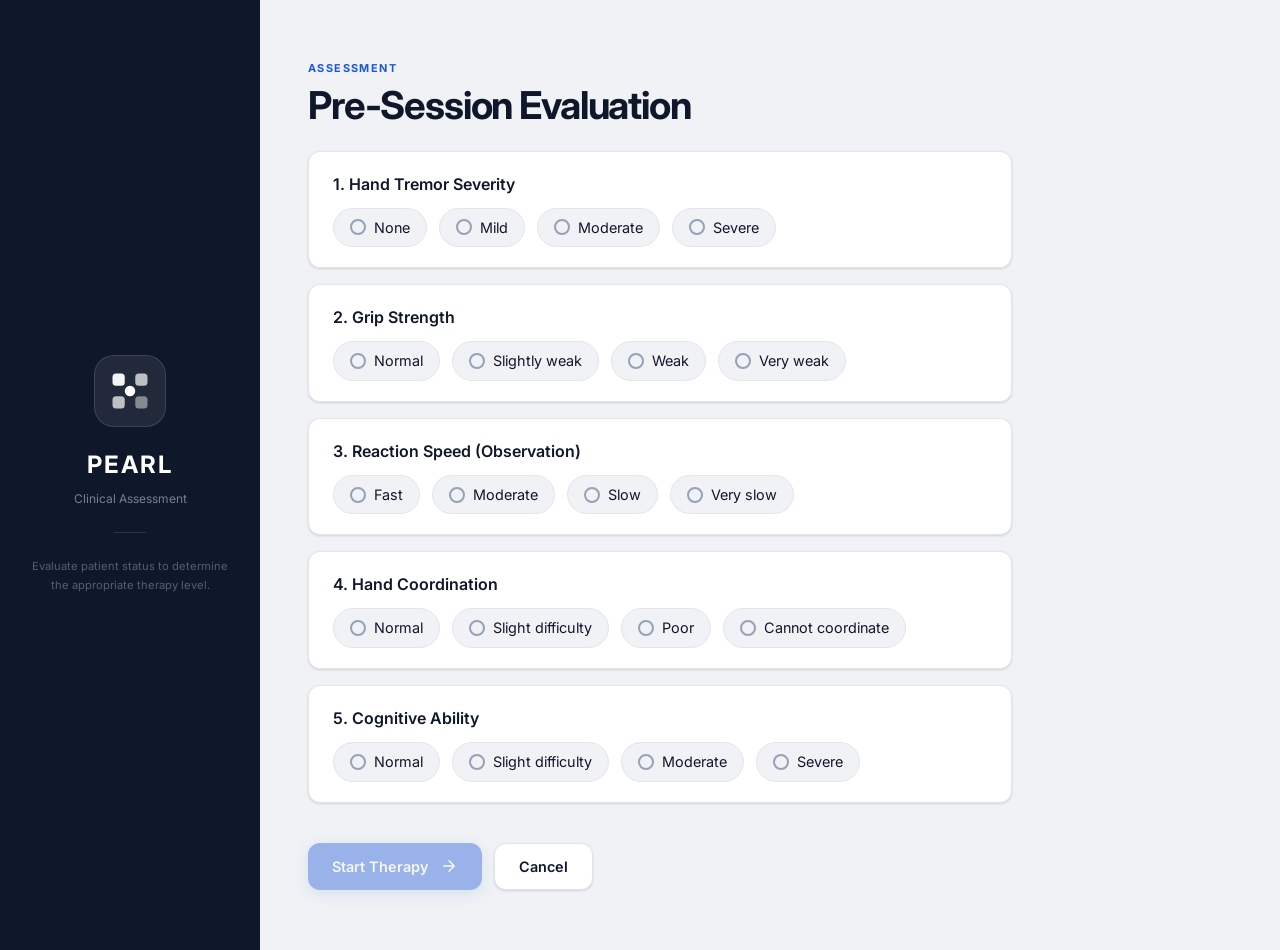
<file: frontend/assessment.html>
<!DOCTYPE html>
<html lang="en">

<head>
  <meta charset="UTF-8" />
  <meta name="viewport" content="width=device-width, initial-scale=1.0" />
  <title>Patient Assessment — PEARL</title>
  <meta name="description" content="Pre-session clinical assessment for level assignment." />
  <link rel="preconnect" href="https://fonts.googleapis.com" />
  <link rel="preconnect" href="https://fonts.gstatic.com" crossorigin />
  <link
    href="https://fonts.googleapis.com/css2?family=Inter:ital,opsz,wght@0,14..32,300;0,14..32,400;0,14..32,500;0,14..32,600;0,14..32,700;1,14..32,400&display=swap"
    rel="stylesheet" />
  <link rel="stylesheet" href="styles.css" />
  <link rel="icon" href="Venus.ico">
  <script defer src="script.js"></script>
</head>

<body data-page="assessment">
  <div class="home-layout">
    <aside class="home-sidebar">
      <div class="sidebar-inner">
        <div class="pearl-logo">
          <svg viewBox="0 0 48 48" fill="none" aria-label="PEARL logo">
            <rect x="4" y="4" width="14" height="14" rx="4" fill="white" opacity="0.95" />
            <rect x="30" y="4" width="14" height="14" rx="4" fill="white" opacity="0.70" />
            <rect x="4" y="30" width="14" height="14" rx="4" fill="white" opacity="0.70" />
            <rect x="30" y="30" width="14" height="14" rx="4" fill="white" opacity="0.45" />
            <circle cx="24" cy="24" r="6" fill="white" />
          </svg>
        </div>
        <p class="sidebar-product">PEARL</p>
        <p class="sidebar-tagline">Clinical Assessment</p>
        <div class="sidebar-divider"></div>
        <p class="sidebar-note">Evaluate patient status to determine the appropriate therapy level.</p>
      </div>
    </aside>

    <main class="home-main" style="max-width: 800px; padding-top: 60px; padding-bottom: 60px; overflow-y: auto;">
      <section class="home-hero" style="margin-bottom: 24px;">
        <p class="section-label">ASSESSMENT</p>
        <h1 id="heroTitle">Pre-Session Evaluation</h1>
      </section>

      <form id="assessmentForm" class="assessment-form">
        <div class="assessment-card">
          <h3 class="assessment-q-title">1. Hand Tremor Severity</h3>
          <div class="assessment-options">
            <label class="a-radio"><input type="radio" name="q1" value="0" required><span>None</span></label>
            <label class="a-radio"><input type="radio" name="q1" value="1"><span>Mild</span></label>
            <label class="a-radio"><input type="radio" name="q1" value="2"><span>Moderate</span></label>
            <label class="a-radio"><input type="radio" name="q1" value="3"><span>Severe</span></label>
          </div>
        </div>

        <div class="assessment-card">
          <h3 class="assessment-q-title">2. Grip Strength</h3>
          <div class="assessment-options">
            <label class="a-radio"><input type="radio" name="q2" value="0" required><span>Normal</span></label>
            <label class="a-radio"><input type="radio" name="q2" value="1"><span>Slightly weak</span></label>
            <label class="a-radio"><input type="radio" name="q2" value="2"><span>Weak</span></label>
            <label class="a-radio"><input type="radio" name="q2" value="3"><span>Very weak</span></label>
          </div>
        </div>

        <div class="assessment-card">
          <h3 class="assessment-q-title">3. Reaction Speed (Observation)</h3>
          <div class="assessment-options">
            <label class="a-radio"><input type="radio" name="q3" value="0" required><span>Fast</span></label>
            <label class="a-radio"><input type="radio" name="q3" value="1"><span>Moderate</span></label>
            <label class="a-radio"><input type="radio" name="q3" value="2"><span>Slow</span></label>
            <label class="a-radio"><input type="radio" name="q3" value="3"><span>Very slow</span></label>
          </div>
        </div>

        <div class="assessment-card">
          <h3 class="assessment-q-title">4. Hand Coordination</h3>
          <div class="assessment-options">
            <label class="a-radio"><input type="radio" name="q4" value="0" required><span>Normal</span></label>
            <label class="a-radio"><input type="radio" name="q4" value="1"><span>Slight difficulty</span></label>
            <label class="a-radio"><input type="radio" name="q4" value="2"><span>Poor</span></label>
            <label class="a-radio"><input type="radio" name="q4" value="3"><span>Cannot coordinate</span></label>
          </div>
        </div>

        <div class="assessment-card">
          <h3 class="assessment-q-title">5. Cognitive Ability</h3>
          <div class="assessment-options">
            <label class="a-radio"><input type="radio" name="q5" value="0" required><span>Normal</span></label>
            <label class="a-radio"><input type="radio" name="q5" value="1"><span>Slight difficulty</span></label>
            <label class="a-radio"><input type="radio" name="q5" value="2"><span>Moderate</span></label>
            <label class="a-radio"><input type="radio" name="q5" value="3"><span>Severe</span></label>
          </div>
        </div>

        <div class="assessment-result-card" id="resultCard" hidden>
          <div class="result-score-wrap">
            <span class="result-score-label">Suggested Level</span>
            <strong class="result-score-value" id="suggestedLevelDisplay">Level 1</strong>
            <p class="result-score-note" id="suggestedLevelNote">Sequential Targeting</p>
          </div>
          <div class="result-override-wrap">
            <label for="overrideLevel" class="override-label">Doctor Override:</label>
            <select id="overrideLevel" class="override-select">
              <option value="auto" selected>Accept Suggested Level</option>
              <option value="0">Level 0 — Orientation</option>
              <option value="1">Level 1 — Sequential</option>
              <option value="2">Level 2 — Random Targets</option>
              <option value="3">Level 3 — Memory</option>
              <option value="4">Level 4 — Bilateral Coordination</option>
              <option value="5">Level 5 — Peak Performance</option>
            </select>
          </div>
        </div>

        <div class="cta-row" style="margin-top: 24px;">
          <button type="submit" id="startTherapyBtn" class="cta-button cta-button--primary" disabled>
            Start Therapy
            <svg viewBox="0 0 24 24" fill="none" aria-hidden="true" style="margin-left:4px;">
              <path d="M5 12h14M12 5l7 7-7 7" stroke="currentColor" stroke-width="2" stroke-linecap="round"
                stroke-linejoin="round" />
            </svg>
          </button>
          <a href="index.html" class="cta-button cta-button--secondary">Cancel</a>
        </div>
      </form>
    </main>
  </div>
</body>

</html>
</file>
<file: frontend/styles.css>
/* ── Tokens ── */
:root {
  --bg: #f0f2f5;
  --surface: #ffffff;
  --border: #e2e6ea;
  --border-strong: #c8cfd8;
  --text: #0f172a;
  --text-2: #475569;
  --text-3: #94a3b8;
  --primary: #1a56db;
  --primary-dark: #1547c0;
  --primary-soft: rgba(26, 86, 219, 0.10);
  --success: #057a55;
  --success-soft: rgba(5, 122, 85, 0.10);
  --danger: #c81e1e;
  --danger-soft: rgba(200, 30, 30, 0.10);
  --amber: #b45309;
  --amber-soft: rgba(180, 83, 9, 0.10);
  --inactive: #cbd5e1;
  --sidebar-bg: #0f172a;
  --sidebar-text: #e2e8f0;
  --radius: 12px;
  --radius-sm: 8px;
  --radius-lg: 18px;
  --shadow-sm: 0 1px 3px rgba(0, 0, 0, 0.08), 0 1px 2px rgba(0, 0, 0, 0.06);
  --shadow: 0 4px 16px rgba(0, 0, 0, 0.08);
  --shadow-lg: 0 16px 48px rgba(0, 0, 0, 0.14);
  --ease: cubic-bezier(0.2, 0.8, 0.2, 1);
  font-family: "Inter", "Segoe UI", system-ui, sans-serif;
}

*,
*::before,
*::after {
  box-sizing: border-box;
  margin: 0;
  padding: 0;
}

html,
body {
  height: 100%;
}

body {
  background: var(--bg);
  color: var(--text);
  font-size: 15px;
  line-height: 1.5;
}

button {
  font: inherit;
  cursor: pointer;
  border: none;
}

a {
  text-decoration: none;
  color: inherit;
}

h1 {
  font-size: clamp(1.8rem, 3vw, 2.8rem);
  font-weight: 700;
  letter-spacing: -0.03em;
  line-height: 1.1;
}

h2 {
  font-size: clamp(1.3rem, 2vw, 1.7rem);
  font-weight: 700;
  letter-spacing: -0.02em;
  line-height: 1.2;
}

/* ── Shared ── */
.section-label {
  font-size: 0.68rem;
  font-weight: 700;
  letter-spacing: 0.13em;
  text-transform: uppercase;
  color: var(--primary);
  margin-bottom: 8px;
}

/* ── HOME: two-panel layout ── */
.home-layout {
  display: flex;
  min-height: 100dvh;
}

/* Sidebar */
.home-sidebar {
  width: 260px;
  flex-shrink: 0;
  background: var(--sidebar-bg);
  display: flex;
  align-items: center;
  justify-content: center;
  padding: 40px 32px;
}

.sidebar-inner {
  text-align: center;
}

.pearl-logo {
  width: 72px;
  height: 72px;
  background: rgba(255, 255, 255, 0.08);
  border: 1px solid rgba(255, 255, 255, 0.12);
  border-radius: 20px;
  display: grid;
  place-items: center;
  margin: 0 auto 20px;
  padding: 14px;
}

.pearl-logo svg {
  width: 100%;
  height: 100%;
}

.sidebar-product {
  color: #fff;
  font-size: 1.5rem;
  font-weight: 700;
  letter-spacing: 0.08em;
}

.sidebar-tagline {
  color: rgba(255, 255, 255, 0.45);
  font-size: 0.75rem;
  line-height: 1.6;
  margin-top: 6px;
}

.sidebar-divider {
  width: 32px;
  height: 1px;
  background: rgba(255, 255, 255, 0.12);
  margin: 24px auto;
}

.sidebar-note {
  color: rgba(255, 255, 255, 0.3);
  font-size: 0.7rem;
  line-height: 1.7;
}

/* Home main */
.home-main {
  flex: 1;
  display: flex;
  flex-direction: column;
  padding: 0 48px;
  max-width: 680px;
  justify-content: center;
  gap: 0;
}

.home-header {
  display: flex;
  align-items: center;
  justify-content: space-between;
  padding: 28px 0 0;
  position: absolute;
  top: 0;
  left: 260px;
  right: 0;
  padding: 28px 48px;
}

.home-badge {
  font-size: 0.7rem;
  font-weight: 700;
  letter-spacing: 0.12em;
  text-transform: uppercase;
  color: var(--primary);
  background: var(--primary-soft);
  padding: 5px 12px;
  border-radius: 99px;
  border: 1px solid rgba(26, 86, 219, 0.15);
}

.home-time {
  font-size: 0.85rem;
  color: var(--text-3);
  font-variant-numeric: tabular-nums;
  font-weight: 500;
}

.home-hero {
  margin-bottom: 36px;
}

.home-desc {
  margin-top: 14px;
  color: var(--text-2);
  font-size: 0.95rem;
  line-height: 1.75;
  max-width: 48ch;
}

.home-actions {
  display: flex;
  flex-direction: column;
  gap: 16px;
}

/* Status card */
.action-card {
  display: flex;
  align-items: center;
  gap: 16px;
  background: var(--surface);
  border: 1px solid var(--border);
  border-radius: var(--radius);
  padding: 16px 20px;
  box-shadow: var(--shadow-sm);
  transition: border-color 0.2s var(--ease);
}

.action-card.is-connected {
  border-color: rgba(5, 122, 85, 0.3);
  background: rgba(5, 122, 85, 0.03);
}

.action-card-icon {
  width: 40px;
  height: 40px;
  flex-shrink: 0;
  border-radius: var(--radius-sm);
  background: var(--bg);
  border: 1px solid var(--border);
  display: grid;
  place-items: center;
  color: var(--text-3);
}

.action-card.is-connected .action-card-icon {
  color: var(--success);
  background: var(--success-soft);
  border-color: rgba(5, 122, 85, 0.2);
}

.action-card-icon svg {
  width: 20px;
  height: 20px;
}

.action-card-body {
  flex: 1;
}

.action-card-label {
  display: block;
  font-size: 0.72rem;
  font-weight: 600;
  text-transform: uppercase;
  letter-spacing: 0.09em;
  color: var(--text-3);
  margin-bottom: 3px;
}

.action-card-value {
  font-size: 0.9rem;
  font-weight: 600;
  color: var(--text-2);
}

.action-card.is-connected .action-card-value {
  color: var(--success);
}

.status-indicator {
  flex-shrink: 0;
}

.status-dot {
  display: block;
  width: 10px;
  height: 10px;
  border-radius: 50%;
  background: var(--inactive);
  transition: background 0.3s, box-shadow 0.3s;
}

.is-connected .status-dot {
  background: var(--success);
  box-shadow: 0 0 0 4px rgba(5, 122, 85, 0.15);
  animation: dotPulse 2s ease infinite;
}

.cta-row {
  display: flex;
  gap: 12px;
  flex-wrap: wrap;
}

/* CTA buttons */
.cta-button {
  display: inline-flex;
  align-items: center;
  gap: 8px;
  padding: 12px 24px;
  border-radius: var(--radius);
  font-size: 0.9rem;
  font-weight: 600;
  transition: transform 0.18s var(--ease), box-shadow 0.18s var(--ease), opacity 0.18s;
}

.cta-button svg {
  width: 18px;
  height: 18px;
  flex-shrink: 0;
}

.cta-button:hover:not(:disabled):not([aria-disabled="true"]) {
  transform: translateY(-1px);
}

.cta-button:active:not(:disabled):not([aria-disabled="true"]) {
  transform: translateY(0);
}

.cta-button:disabled,
.cta-button[aria-disabled="true"] {
  opacity: 0.4;
  cursor: not-allowed;
}

.cta-button--primary {
  background: var(--primary);
  color: #fff;
  box-shadow: 0 4px 14px rgba(26, 86, 219, 0.28);
}

.cta-button--primary:hover:not(:disabled) {
  background: var(--primary-dark);
  box-shadow: 0 6px 20px rgba(26, 86, 219, 0.36);
}

.cta-button--secondary {
  background: var(--surface);
  color: var(--text);
  border: 1px solid var(--border);
  box-shadow: var(--shadow-sm);
}

.cta-button--secondary:hover:not(:disabled):not([aria-disabled="true"]) {
  border-color: var(--border-strong);
}

.home-footer {
  padding: 32px 0 28px;
  font-size: 0.72rem;
  color: var(--text-3);
  border-top: 1px solid var(--border);
  margin-top: 40px;
}

/* ── THERAPY: viewport-locked ── */
.therapy-layout {
  height: 100dvh;
  display: flex;
  flex-direction: column;
  overflow: hidden;
  background: var(--bg);
}

/* Top bar */
.t-topbar {
  flex-shrink: 0;
  height: 60px;
  display: flex;
  align-items: center;
  gap: 0;
  padding: 0 20px;
  background: var(--surface);
  border-bottom: 1px solid var(--border);
  box-shadow: var(--shadow-sm);
}

.t-brand {
  display: flex;
  align-items: center;
  gap: 10px;
  color: var(--text);
  min-width: 120px;
}

.t-brand-icon {
  width: 28px;
  height: 28px;
  color: var(--primary);
}

.t-brand-name {
  font-size: 0.95rem;
  font-weight: 700;
  letter-spacing: 0.06em;
}

.t-status-badge {
  flex: 1;
  display: flex;
  align-items: center;
  gap: 8px;
  justify-content: center;
}

.t-status-dot {
  width: 8px;
  height: 8px;
  border-radius: 50%;
  background: var(--inactive);
  flex-shrink: 0;
  transition: background 0.3s;
}

.t-status-dot.is-active {
  background: var(--primary);
  animation: dotPulse 1.8s ease infinite;
}

.t-status-dot.is-wrong {
  background: var(--danger);
}

.t-status-dot.is-hit {
  background: var(--success);
}

.t-status-text {
  font-size: 0.85rem;
  font-weight: 500;
  color: var(--text-2);
}

.t-meta {
  display: flex;
  align-items: center;
  gap: 4px;
  min-width: 280px;
  justify-content: flex-end;
}

.t-stat {
  display: flex;
  flex-direction: column;
  align-items: center;
  padding: 0 14px;
}

.t-stat-label {
  font-size: 0.62rem;
  font-weight: 700;
  text-transform: uppercase;
  letter-spacing: 0.1em;
  color: var(--text-3);
}

.t-stat-value {
  font-size: 0.95rem;
  font-weight: 700;
  color: var(--text);
  font-variant-numeric: tabular-nums;
  margin-top: 1px;
}

.t-stat-value--green {
  color: var(--success);
}

.t-stat-divider {
  width: 1px;
  height: 28px;
  background: var(--border);
}

/* Body */
.t-body {
  flex: 1;
  min-height: 0;
  display: flex;
  flex-direction: column;
  align-items: center;
  justify-content: center;
  padding: 16px 20px 12px;
  gap: 14px;
}

/* Grid wrapper: square, sized to fit available space */
.t-grid-wrap {
  /* Square: min of (available height) and (available width) */
  width: min(calc(100dvh - 60px - 60px - 16px*2), calc(100dvw - 40px), 560px);
  height: min(calc(100dvh - 60px - 60px - 16px*2), calc(100dvw - 40px), 560px);
  flex-shrink: 0;
}

.grid-board {
  width: 100%;
  height: 100%;
  display: grid;
  grid-template-columns: repeat(4, 1fr);
  grid-template-rows: repeat(4, 1fr);
  gap: 12px;
  padding: 20px;
  background: var(--surface);
  border: 1px solid var(--border);
  border-radius: var(--radius-lg);
  box-shadow: var(--shadow);
}

/* Cell */
.therapy-cell {
  position: relative;
  border-radius: 50%;
  background: #dde3ea;
  border: 2px solid rgba(255, 255, 255, 0.8);
  box-shadow:
    inset 0 2px 4px rgba(255, 255, 255, 0.7),
    inset 0 -1px 3px rgba(0, 0, 0, 0.08),
    0 2px 8px rgba(0, 0, 0, 0.07);
  transition: background 180ms var(--ease), box-shadow 180ms var(--ease), transform 180ms var(--ease);
  will-change: transform, box-shadow;
}

/* Specular highlight */
.therapy-cell::before {
  content: "";
  position: absolute;
  top: 12%;
  left: 18%;
  width: 35%;
  height: 30%;
  border-radius: 50%;
  background: radial-gradient(ellipse, rgba(255, 255, 255, 0.7) 0%, transparent 80%);
  pointer-events: none;
}

/* Position number */
.therapy-cell::after {
  content: attr(data-num);
  position: absolute;
  inset: 0;
  display: grid;
  place-items: center;
  font-size: clamp(0.6rem, 1.2vw, 0.78rem);
  font-weight: 600;
  color: rgba(71, 85, 105, 0.35);
  pointer-events: none;
}

.therapy-cell.is-inactive {
  background: #e8ecf0;
  opacity: 0.65;
}

.therapy-cell.is-target {
  background: radial-gradient(circle at 35% 30%, #ff5b5b, var(--danger) 75%);
  border-color: rgba(200, 30, 30, 0.3);
  box-shadow:
    0 0 0 4px rgba(200, 30, 30, 0.15),
    0 0 24px rgba(200, 30, 30, 0.40),
    inset 0 2px 4px rgba(255, 255, 255, 0.35);
  transform: scale(1.04);
  opacity: 1;
  animation: targetPulse 1.8s ease infinite;
}

.therapy-cell.is-target::after {
  color: rgba(255, 255, 255, 0.55);
}

.therapy-cell.is-hit {
  background: #00ff00;
  border-color: rgba(0, 255, 0, 0.5);
  box-shadow: inset 0 2px 4px rgba(255, 255, 255, 0.7), 0 0 20px rgba(0, 255, 0, 0.5);
  transform: scale(0.96);
  opacity: 1;
}

.therapy-cell.is-hit::after {
  color: rgba(0, 150, 0, 0.5);
}

.therapy-cell.is-wrong {
  animation: wrongBlink 350ms ease infinite;
}

/* Dark Mode for Therapy Page */
body.therapy-dark-mode {
  --bg: #0f172a;
  --surface: #1e293b;
  --border: #334155;
  --text: #f8fafc;
  --text-2: #cbd5e1;
  --text-3: #94a3b8;
  --primary: #3b82f6;
  --primary-soft: rgba(59, 130, 246, 0.15);
  background: var(--bg);
}

body.therapy-dark-mode .therapy-cell {
  background: #334155;
  border-color: rgba(255, 255, 255, 0.1);
  box-shadow: inset 0 2px 4px rgba(255, 255, 255, 0.05), inset 0 -1px 3px rgba(0, 0, 0, 0.3), 0 2px 8px rgba(0, 0, 0, 0.5);
}

body.therapy-dark-mode .therapy-cell.is-inactive {
  background: #1e293b;
  opacity: 0.5;
}

body.therapy-dark-mode .therapy-cell.is-target {
  background: radial-gradient(circle at 35% 30%, #ff7b7b, #e11d48 75%);
  border-color: rgba(225, 29, 72, 0.5);
  box-shadow: 0 0 0 4px rgba(225, 29, 72, 0.2), 0 0 30px rgba(225, 29, 72, 0.6), inset 0 2px 4px rgba(255, 255, 255, 0.2);
}

body.therapy-dark-mode .therapy-cell.is-hit {
  background: #22c55e;
  border-color: rgba(34, 197, 94, 0.5);
  box-shadow: inset 0 2px 4px rgba(255, 255, 255, 0.3), 0 0 24px rgba(34, 197, 94, 0.6);
}

body.therapy-dark-mode .t-topbar {
  background: #0f172a;
  border-bottom-color: #334155;
}

body.therapy-dark-mode .grid-board {
  background: #0f172a;
  border-color: #334155;
  box-shadow: 0 8px 32px rgba(0,0,0,0.5);
}

/* Reaction bar */
.t-reaction-row {
  display: flex;
  align-items: center;
  gap: 12px;
  width: min(calc(100dvh - 60px - 60px - 16px*2), calc(100dvw - 40px), 560px);
  opacity: 0;
  transform: translateY(4px);
  transition: opacity 240ms var(--ease), transform 240ms var(--ease);
  flex-shrink: 0;
}

.t-reaction-row.is-active {
  opacity: 1;
  transform: translateY(0);
}

.t-reaction-bar-track {
  flex: 1;
  height: 5px;
  border-radius: 99px;
  background: rgba(26, 86, 219, 0.1);
  overflow: hidden;
}

.t-reaction-bar-fill {
  height: 100%;
  width: 0%;
  border-radius: 99px;
  background: linear-gradient(90deg, var(--primary), #6ba3ff);
  transition: width 80ms linear;
}

.t-reaction-label {
  min-width: 56px;
  text-align: right;
  font-size: 0.8rem;
  font-weight: 600;
  color: var(--primary);
  font-variant-numeric: tabular-nums;
}

/* Notice */
.t-notice {
  display: flex;
  align-items: center;
  gap: 8px;
  padding: 10px 16px;
  border-radius: var(--radius-sm);
  background: var(--danger-soft);
  border: 1px solid rgba(200, 30, 30, 0.2);
  color: var(--danger);
  font-size: 0.82rem;
  animation: fadeUp 280ms var(--ease) both;
}

.t-notice a {
  color: var(--primary);
  font-weight: 600;
  text-decoration: underline;
  text-underline-offset: 2px;
}

/* ── Summary Overlay ── */
.t-summary-overlay {
  position: fixed;
  inset: 0;
  background: rgba(15, 23, 42, 0.5);
  backdrop-filter: blur(8px);
  -webkit-backdrop-filter: blur(8px);
  display: flex;
  align-items: center;
  justify-content: center;
  padding: 20px;
  z-index: 30;
  animation: fadeIn 300ms var(--ease) both;
}

.t-summary-overlay[hidden] {
  display: none;
}

.t-summary-panel {
  background: var(--surface);
  border: 1px solid var(--border);
  border-radius: var(--radius-lg);
  box-shadow: var(--shadow-lg);
  width: min(720px, 100%);
  max-height: calc(100dvh - 40px);
  overflow-y: auto;
  padding: 32px;
  animation: slideUp 340ms var(--ease) both;
}

.t-summary-header {
  display: flex;
  justify-content: space-between;
  align-items: flex-start;
  gap: 20px;
  flex-wrap: wrap;
  margin-bottom: 24px;
  padding-bottom: 20px;
  border-bottom: 1px solid var(--border);
}

.t-summary-kpis {
  display: flex;
  gap: 10px;
  flex-wrap: wrap;
}

.kpi-card {
  padding: 12px 16px;
  border-radius: var(--radius-sm);
  border: 1px solid var(--border);
  background: var(--bg);
  min-width: 100px;
  text-align: right;
}

.kpi-card--green {
  background: var(--success-soft);
  border-color: rgba(5, 122, 85, 0.2);
}

.kpi-card--blue {
  background: var(--primary-soft);
  border-color: rgba(26, 86, 219, 0.2);
}

.kpi-label {
  display: block;
  font-size: 0.68rem;
  font-weight: 700;
  text-transform: uppercase;
  letter-spacing: 0.09em;
  color: var(--text-3);
  margin-bottom: 4px;
}

.kpi-value {
  font-size: 1.15rem;
  font-weight: 700;
  color: var(--text);
  display: block;
  font-variant-numeric: tabular-nums;
}

.kpi-card--green .kpi-value {
  color: var(--success);
}

.kpi-card--blue .kpi-value {
  color: var(--primary);
}

.t-reaction-list {
  list-style: none;
  display: flex;
  flex-direction: column;
  gap: 6px;
  max-height: 300px;
  overflow-y: auto;
}

.t-reaction-list li {
  display: flex;
  justify-content: space-between;
  align-items: center;
  gap: 16px;
  padding: 10px 14px;
  border-radius: var(--radius-sm);
  background: var(--bg);
  border: 1px solid var(--border);
  font-size: 0.88rem;
  animation: fadeUp 240ms var(--ease) both;
}

.reaction-index {
  color: var(--text-2);
}

.reaction-time {
  font-weight: 700;
  font-variant-numeric: tabular-nums;
  color: var(--text);
}

.reaction-time.is-fast {
  color: var(--success);
}

.reaction-time.is-slow {
  color: var(--danger);
}

.t-summary-footer {
  margin-top: 24px;
  padding-top: 20px;
  border-top: 1px solid var(--border);
  display: flex;
  justify-content: flex-end;
}

/* ── Modal (home page) ── */
.modal-overlay {
  position: fixed;
  inset: 0;
  display: grid;
  place-items: center;
  padding: 20px;
  background: rgba(15, 23, 42, 0.35);
  backdrop-filter: blur(10px);
  -webkit-backdrop-filter: blur(10px);
  opacity: 0;
  pointer-events: none;
  transition: opacity 220ms var(--ease);
  z-index: 50;
}

.modal-overlay.is-open {
  opacity: 1;
  pointer-events: auto;
}

.modal-card {
  width: min(400px, 100%);
  background: var(--surface);
  border: 1px solid var(--border);
  border-radius: var(--radius-lg);
  box-shadow: var(--shadow-lg);
  padding: 32px;
  transform: translateY(16px) scale(0.97);
  opacity: 0;
  transition: transform 260ms var(--ease), opacity 260ms var(--ease);
}

.modal-overlay.is-open .modal-card {
  transform: translateY(0) scale(1);
  opacity: 1;
}

.modal-state {
  text-align: center;
}

.modal-icon-wrap {
  width: 60px;
  height: 60px;
  margin: 0 auto 20px;
  border-radius: 50%;
  display: grid;
  place-items: center;
}

.modal-icon-wrap--loading {
  background: var(--primary-soft);
}

.modal-icon-wrap--success {
  background: var(--success-soft);
  color: var(--success);
  animation: popIn 350ms var(--ease) both;
}

.modal-icon-wrap--error {
  background: var(--danger-soft);
  color: var(--danger);
  animation: popIn 350ms var(--ease) both;
}

.modal-icon-wrap svg {
  width: 28px;
  height: 28px;
}

.modal-title {
  font-size: 1.25rem;
  font-weight: 700;
  margin-bottom: 10px;
}

.modal-desc {
  font-size: 0.88rem;
  color: var(--text-2);
  line-height: 1.65;
}

.modal-desc strong {
  color: var(--text);
}

.modal-btn {
  margin-top: 24px;
  padding: 11px 28px;
  border-radius: var(--radius);
  font-size: 0.9rem;
  font-weight: 600;
  transition: transform 0.18s, box-shadow 0.18s, opacity 0.18s;
}

.modal-btn:hover {
  transform: translateY(-1px);
}

.modal-btn--primary {
  background: var(--primary);
  color: #fff;
  box-shadow: 0 4px 14px rgba(26, 86, 219, 0.28);
}

.modal-btn--secondary {
  background: var(--bg);
  color: var(--text);
  border: 1px solid var(--border);
  box-shadow: var(--shadow-sm);
}

.spinner {
  width: 36px;
  height: 36px;
  border: 3.5px solid rgba(26, 86, 219, 0.15);
  border-top-color: var(--primary);
  border-radius: 50%;
  animation: spin 800ms linear infinite;
}

/* ── Keyframes ── */
@keyframes spin {
  to {
    transform: rotate(360deg);
  }
}

@keyframes fadeIn {
  from {
    opacity: 0;
  }

  to {
    opacity: 1;
  }
}

@keyframes fadeUp {
  from {
    opacity: 0;
    transform: translateY(10px);
  }

  to {
    opacity: 1;
    transform: translateY(0);
  }
}

@keyframes slideUp {
  from {
    opacity: 0;
    transform: translateY(24px);
  }

  to {
    opacity: 1;
    transform: translateY(0);
  }
}

@keyframes popIn {
  from {
    opacity: 0;
    transform: scale(0.7);
  }

  to {
    opacity: 1;
    transform: scale(1);
  }
}

@keyframes dotPulse {

  0%,
  100% {
    box-shadow: 0 0 0 0 currentColor;
    opacity: 1;
  }

  50% {
    box-shadow: 0 0 0 5px transparent;
    opacity: 0.8;
  }
}

@keyframes targetPulse {

  0%,
  100% {
    box-shadow: 0 0 0 4px rgba(200, 30, 30, 0.25), 0 0 24px rgba(200, 30, 30, 0.50), inset 0 2px 4px rgba(255, 255, 255, 0.35);
  }

  50% {
    box-shadow: 0 0 0 8px rgba(200, 30, 30, 0.15), 0 0 36px rgba(200, 30, 30, 0.35), inset 0 2px 4px rgba(255, 255, 255, 0.35);
  }
}

@keyframes wrongBlink {
  0%, 100% {
    background: #ff0000;
    box-shadow: 0 0 0 4px rgba(255, 0, 0, 0.3), 0 0 24px rgba(255, 0, 0, 0.6);
    transform: scale(1.05);
  }

  50% {
    background: #550000;
    box-shadow: none;
    transform: scale(1);
  }
}

/* ── Assessment Forms ── */
.assessment-form {
  display: flex;
  flex-direction: column;
  gap: 16px;
}

.assessment-card {
  background: var(--surface);
  border: 1px solid var(--border);
  border-radius: var(--radius);
  padding: 20px 24px;
  box-shadow: var(--shadow-sm);
}

.assessment-q-title {
  font-size: 1rem;
  font-weight: 600;
  margin-bottom: 12px;
  color: var(--text);
}

.assessment-options {
  display: flex;
  flex-wrap: wrap;
  gap: 12px;
}

.a-radio {
  display: flex;
  align-items: center;
  gap: 8px;
  cursor: pointer;
  padding: 8px 16px;
  border-radius: 99px;
  border: 1px solid var(--border);
  background: var(--bg);
  transition: all 0.2s;
  font-size: 0.9rem;
}

.a-radio:hover {
  border-color: var(--border-strong);
}

.a-radio input[type="radio"] {
  appearance: none;
  margin: 0;
  width: 16px;
  height: 16px;
  border: 2px solid var(--text-3);
  border-radius: 50%;
  display: grid;
  place-content: center;
}

.a-radio input[type="radio"]::before {
  content: "";
  width: 8px;
  height: 8px;
  border-radius: 50%;
  transform: scale(0);
  transition: 120ms transform ease-in-out;
  background-color: var(--primary);
}

.a-radio input[type="radio"]:checked {
  border-color: var(--primary);
}

.a-radio input[type="radio"]:checked::before {
  transform: scale(1);
}

.a-radio:has(input[type="radio"]:checked) {
  border-color: var(--primary);
  background: var(--primary-soft);
  color: var(--primary-dark);
  font-weight: 600;
}

.assessment-result-card {
  background: var(--surface);
  border: 1px solid var(--primary);
  border-radius: var(--radius);
  padding: 24px;
  margin-top: 16px;
  box-shadow: 0 4px 20px rgba(26, 86, 219, 0.15);
  animation: slideUp 300ms var(--ease) both;
}

.result-score-wrap {
  margin-bottom: 20px;
  text-align: center;
}

.result-score-label {
  display: block;
  font-size: 0.75rem;
  font-weight: 700;
  text-transform: uppercase;
  letter-spacing: 0.1em;
  color: var(--primary);
  margin-bottom: 4px;
}

.result-score-value {
  display: block;
  font-size: 1.8rem;
  font-weight: 700;
  color: var(--text);
  line-height: 1.2;
}

.result-score-note {
  font-size: 0.9rem;
  color: var(--text-2);
}

.result-override-wrap {
  display: flex;
  align-items: center;
  justify-content: center;
  gap: 12px;
  padding-top: 20px;
  border-top: 1px solid var(--border);
}

.override-label {
  font-size: 0.9rem;
  font-weight: 600;
  color: var(--text-2);
}

.override-select {
  padding: 8px 12px;
  border-radius: var(--radius-sm);
  border: 1px solid var(--border-strong);
  font: inherit;
  font-size: 0.9rem;
  background: var(--bg);
  cursor: pointer;
}

/* ── Result Page Additions ── */
.chart-container {
  width: 100%;
  height: 250px;
  margin: 24px 0;
  padding: 16px;
  background: var(--bg);
  border-radius: var(--radius-sm);
  border: 1px solid var(--border);
}

.recommendation-banner {
  margin-top: 24px;
  padding: 16px 20px;
  border-radius: var(--radius-sm);
  background: var(--surface);
  border-left: 4px solid var(--primary);
  box-shadow: var(--shadow-sm);
  display: flex;
  align-items: center;
  gap: 16px;
}

/* ── ML Hero Card ── */
.ml-hero-card {
  margin-top: 32px;
  padding: 32px;
  border-radius: var(--radius-lg);
  background: var(--surface);
  border: 2px solid var(--border);
  box-shadow: var(--shadow-sm);
  display: flex;
  align-items: center;
  gap: 24px;
  transition: all 0.3s var(--ease);
}

.ml-hero-icon {
  width: 64px;
  height: 64px;
  border-radius: 50%;
  display: grid;
  place-items: center;
  flex-shrink: 0;
  color: #fff;
}

.ml-hero-card.is-advance {
  border-color: var(--success);
  background: linear-gradient(to right, var(--success-soft), #ffffff 40%);
}
.ml-hero-card.is-advance .ml-hero-icon { background: var(--success); }
.ml-hero-card.is-advance .ml-hero-label { color: var(--success); }

.ml-hero-card.is-stay {
  border-color: var(--amber);
  background: linear-gradient(to right, var(--amber-soft), #ffffff 40%);
}
.ml-hero-card.is-stay .ml-hero-icon { background: var(--amber); }
.ml-hero-card.is-stay .ml-hero-label { color: var(--amber); }

.ml-hero-card.is-demote {
  border-color: var(--danger);
  background: linear-gradient(to right, var(--danger-soft), #ffffff 40%);
}
.ml-hero-card.is-demote .ml-hero-icon { background: var(--danger); }
.ml-hero-card.is-demote .ml-hero-label { color: var(--danger); }

.ml-hero-content {
  flex: 1;
}

.ml-hero-label {
  display: block;
  font-size: 0.75rem;
  font-weight: 800;
  letter-spacing: 0.15em;
  text-transform: uppercase;
  margin-bottom: 8px;
}

.ml-hero-title {
  font-size: 2rem;
  font-weight: 800;
  line-height: 1.1;
  color: var(--text);
  margin-bottom: 8px;
}

.ml-hero-desc {
  font-size: 1rem;
  color: var(--text-2);
}

.rec-title {
  display: block;
  font-weight: 700;
  font-size: 1.1rem;
  margin-bottom: 2px;
}

.rec-desc {
  font-size: 0.9rem;
  color: var(--text-2);
}

/* ── Responsive ── */
@media (max-width: 640px) {
  .home-sidebar {
    display: none;
  }

  .home-main {
    padding: 0 24px;
    max-width: 100%;
  }

  .home-header {
    left: 0;
    padding: 20px 24px;
  }

  .t-topbar {
    padding: 0 12px;
  }

  .t-meta {
    gap: 0;
    min-width: auto;
  }

  .t-stat {
    padding: 0 8px;
  }

  .grid-board {
    gap: 8px;
    padding: 14px;
  }

  .t-summary-panel {
    padding: 20px;
  }
}

@media (prefers-reduced-motion: reduce) {

  *,
  *::before,
  *::after {
    animation-duration: 0.01ms !important;
    animation-iteration-count: 1 !important;
    transition-duration: 0.01ms !important;
  }
}
</file>
